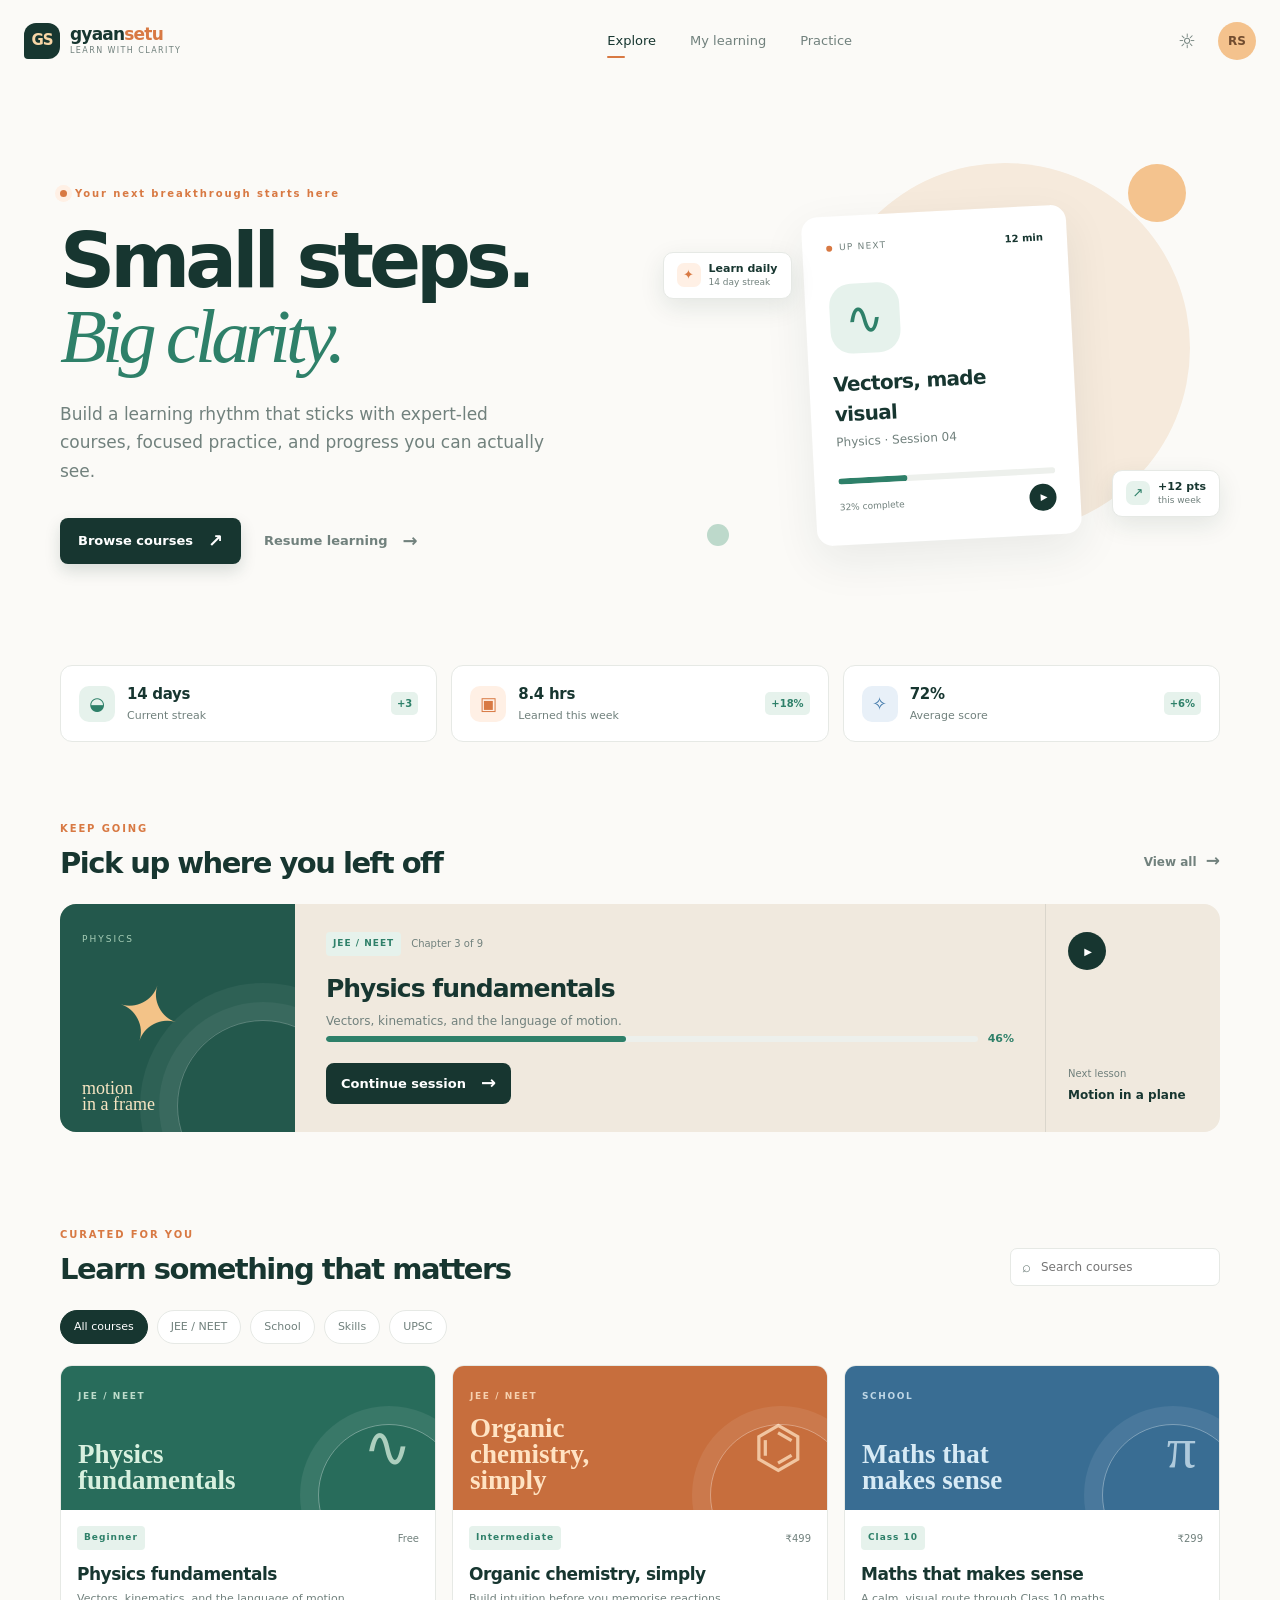
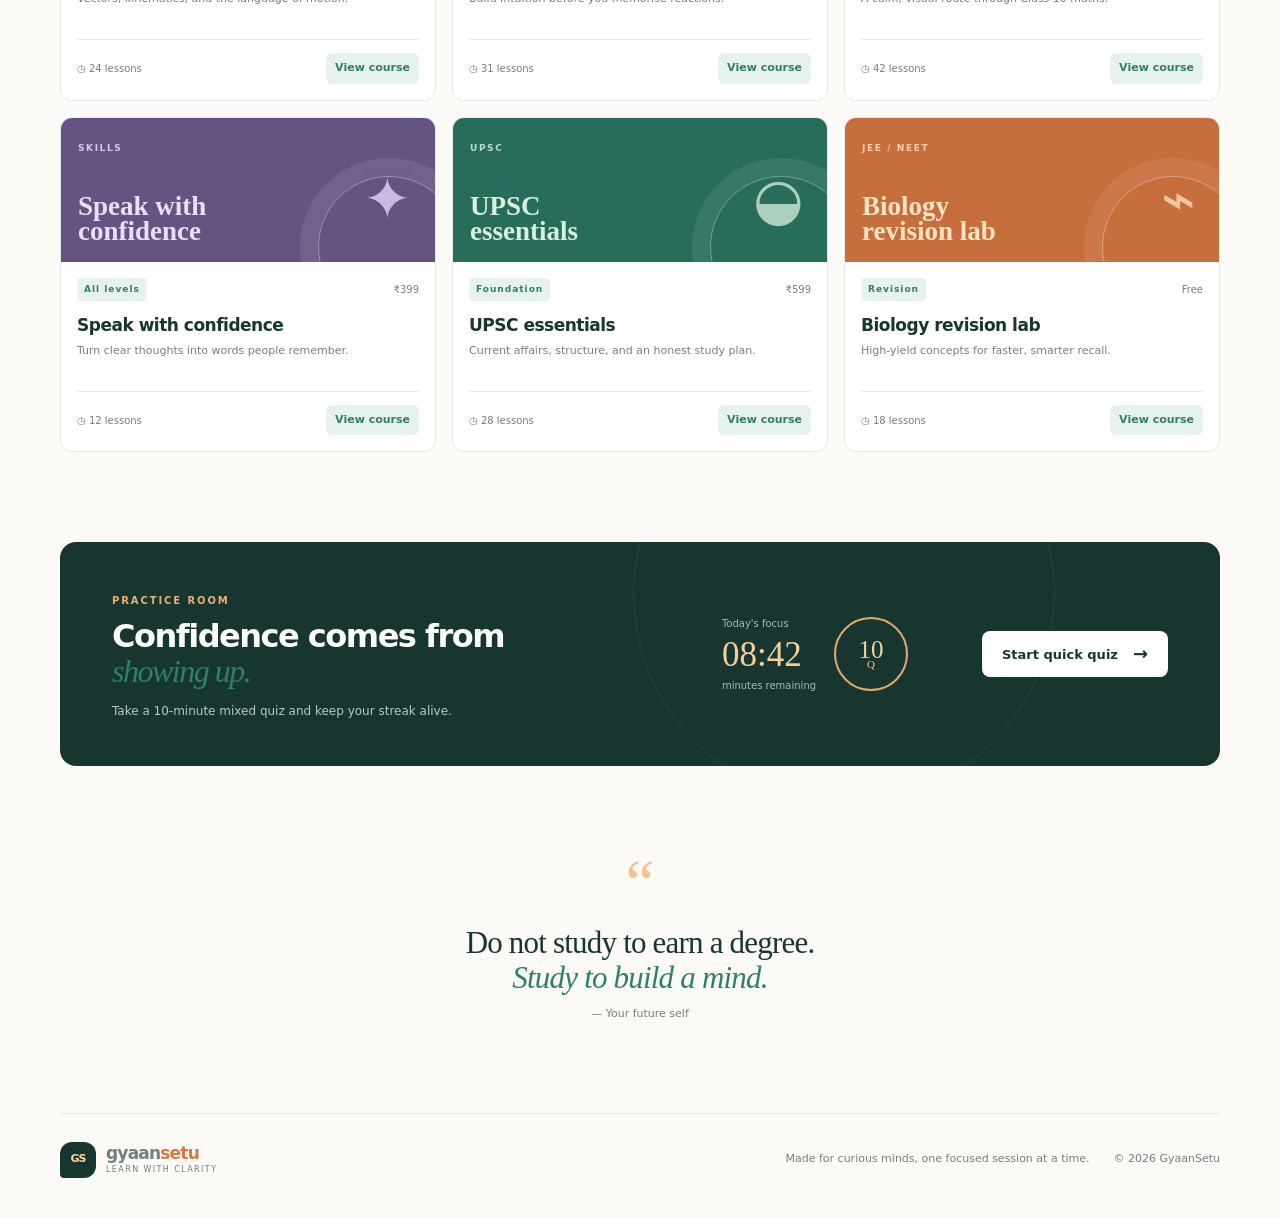
<file: gyaan-setu/index.html>
<!doctype html>
<html lang="en">
  <head>
    <meta charset="UTF-8" />
    <meta name="viewport" content="width=device-width, initial-scale=1.0" />
    <meta name="theme-color" content="#143b33" />
    <meta name="description" content="GyaanSetu — learn with clarity, consistency, and confidence." />
    <title>GyaanSetu — Learn with clarity</title>
    <link rel="stylesheet" href="styles.css" />
  </head>
  <body>
    <div class="app-shell">
      <header class="topbar">
        <a class="brand" href="#top" aria-label="GyaanSetu home"><span class="brand-mark">GS</span><span class="brand-copy"><strong>gyaan<span>setu</span></strong><small>learn with clarity</small></span></a>
        <nav class="desktop-nav" aria-label="Primary navigation"><a class="active" href="#courses">Explore</a><a href="#continue">My learning</a><a href="#practice">Practice</a></nav>
        <div class="top-actions"><button class="icon-button" id="themeButton" aria-label="Toggle theme">☼</button><button class="avatar-button" id="accountButton" aria-label="Open account">RS</button></div>
      </header>
      <main id="top">
        <section class="hero section-wrap"><div class="hero-copy"><div class="eyebrow"><span class="eyebrow-dot"></span> Your next breakthrough starts here</div><h1>Small steps.<br /><em>Big clarity.</em></h1><p>Build a learning rhythm that sticks with expert-led courses, focused practice, and progress you can actually see.</p><div class="hero-actions"><a class="button button-primary" href="#courses">Browse courses <span>↗</span></a><button class="button button-quiet" id="resumeButton">Resume learning <span>→</span></button></div></div><div class="hero-visual" aria-hidden="true"><div class="orb orb-one"></div><div class="orb orb-two"></div><div class="lesson-card"><div class="lesson-card-top"><span class="live-dot"></span><span>UP NEXT</span><b>12 min</b></div><div class="lesson-icon">∿</div><h3>Vectors, made visual</h3><p>Physics · Session 04</p><div class="lesson-progress"><span></span></div><div class="lesson-footer"><span>32% complete</span><span class="play">▶</span></div></div><div class="float-note note-left"><span>✦</span><b>Learn daily</b><small>14 day streak</small></div><div class="float-note note-right"><span>↗</span><b>+12 pts</b><small>this week</small></div></div></section>
        <section class="quick-stats section-wrap" aria-label="Learning statistics"><div class="stat-card"><span class="stat-icon green">◒</span><div><strong>14 days</strong><small>Current streak</small></div><span class="stat-trend">+3</span></div><div class="stat-card"><span class="stat-icon orange">▣</span><div><strong>8.4 hrs</strong><small>Learned this week</small></div><span class="stat-trend">+18%</span></div><div class="stat-card"><span class="stat-icon blue">✧</span><div><strong>72%</strong><small>Average score</small></div><span class="stat-trend">+6%</span></div></section>
        <section class="section-wrap section-block" id="continue"><div class="section-heading"><div><span class="section-kicker">KEEP GOING</span><h2>Pick up where you left off</h2></div><button class="text-button" id="viewAllButton">View all <span>→</span></button></div><article class="continue-card"><div class="continue-art"><span class="art-label">PHYSICS</span><div class="atom">✦</div><span class="art-scribble">motion<br />in a frame</span></div><div class="continue-info"><div class="course-meta"><span class="tag tag-green">JEE / NEET</span><span>Chapter 3 of 9</span></div><h3>Physics fundamentals</h3><p>Vectors, kinematics, and the language of motion.</p><div class="progress-row"><div class="progress-track"><span style="width: 46%"></span></div><b>46%</b></div><button class="button button-dark" data-action="continue">Continue session <span>→</span></button></div><div class="continue-side"><span class="play-circle">▶</span><small>Next lesson</small><b>Motion in a plane</b></div></article></section>
        <section class="section-wrap section-block" id="courses"><div class="section-heading"><div><span class="section-kicker">CURATED FOR YOU</span><h2>Learn something that matters</h2></div><div class="heading-tools"><label class="search-box"><span>⌕</span><input id="courseSearch" type="search" placeholder="Search courses" aria-label="Search courses" /></label></div></div><div class="filter-row" id="categoryFilters"><button class="filter-chip active" data-category="All">All courses</button><button class="filter-chip" data-category="JEE / NEET">JEE / NEET</button><button class="filter-chip" data-category="School">School</button><button class="filter-chip" data-category="Skills">Skills</button><button class="filter-chip" data-category="UPSC">UPSC</button></div><div class="course-grid" id="courseGrid" aria-live="polite"></div></section>
        <section class="practice-banner section-wrap" id="practice"><div><span class="section-kicker">PRACTICE ROOM</span><h2>Confidence comes from<br /><em>showing up.</em></h2><p>Take a 10-minute mixed quiz and keep your streak alive.</p></div><div class="quiz-visual"><div class="quiz-score"><span>Today's focus</span><strong>08:42</strong><small>minutes remaining</small></div><div class="quiz-ring">10<br /><small>Q</small></div></div><button class="button button-light" id="quizButton">Start quick quiz <span>→</span></button></section>
        <section class="section-wrap quote-section"><div class="quote-mark">“</div><blockquote>Do not study to earn a degree.<br /><em>Study to build a mind.</em></blockquote><p>— Your future self</p></section>
      </main>
      <footer class="footer section-wrap"><div class="brand footer-brand"><span class="brand-mark">GS</span><span class="brand-copy"><strong>gyaan<span>setu</span></strong><small>learn with clarity</small></span></div><p>Made for curious minds, one focused session at a time.</p><span>© 2026 GyaanSetu</span></footer>
    </div>
    <dialog id="authDialog" class="auth-dialog"><button class="dialog-close" id="closeDialog" aria-label="Close">×</button><div class="auth-mark">GS</div><span class="section-kicker">WELCOME BACK</span><h2 id="authTitle">Continue your learning</h2><p id="authSubtitle">Sign in to save your progress across devices.</p><form id="authForm"><label>Email<input id="emailInput" type="email" required placeholder="you@example.com" /></label><label>Password<input id="passwordInput" type="password" required minlength="6" placeholder="••••••••" /></label><button class="button button-primary full-width" type="submit" id="authSubmit">Sign in <span>→</span></button></form><button class="switch-auth" id="switchAuth">New here? Create an account</button><p class="auth-status" id="authStatus" role="status"></p></dialog>
    <div class="toast" id="toast" role="status"></div><script type="module" src="app.js"></script>
  </body>
</html>
</file>
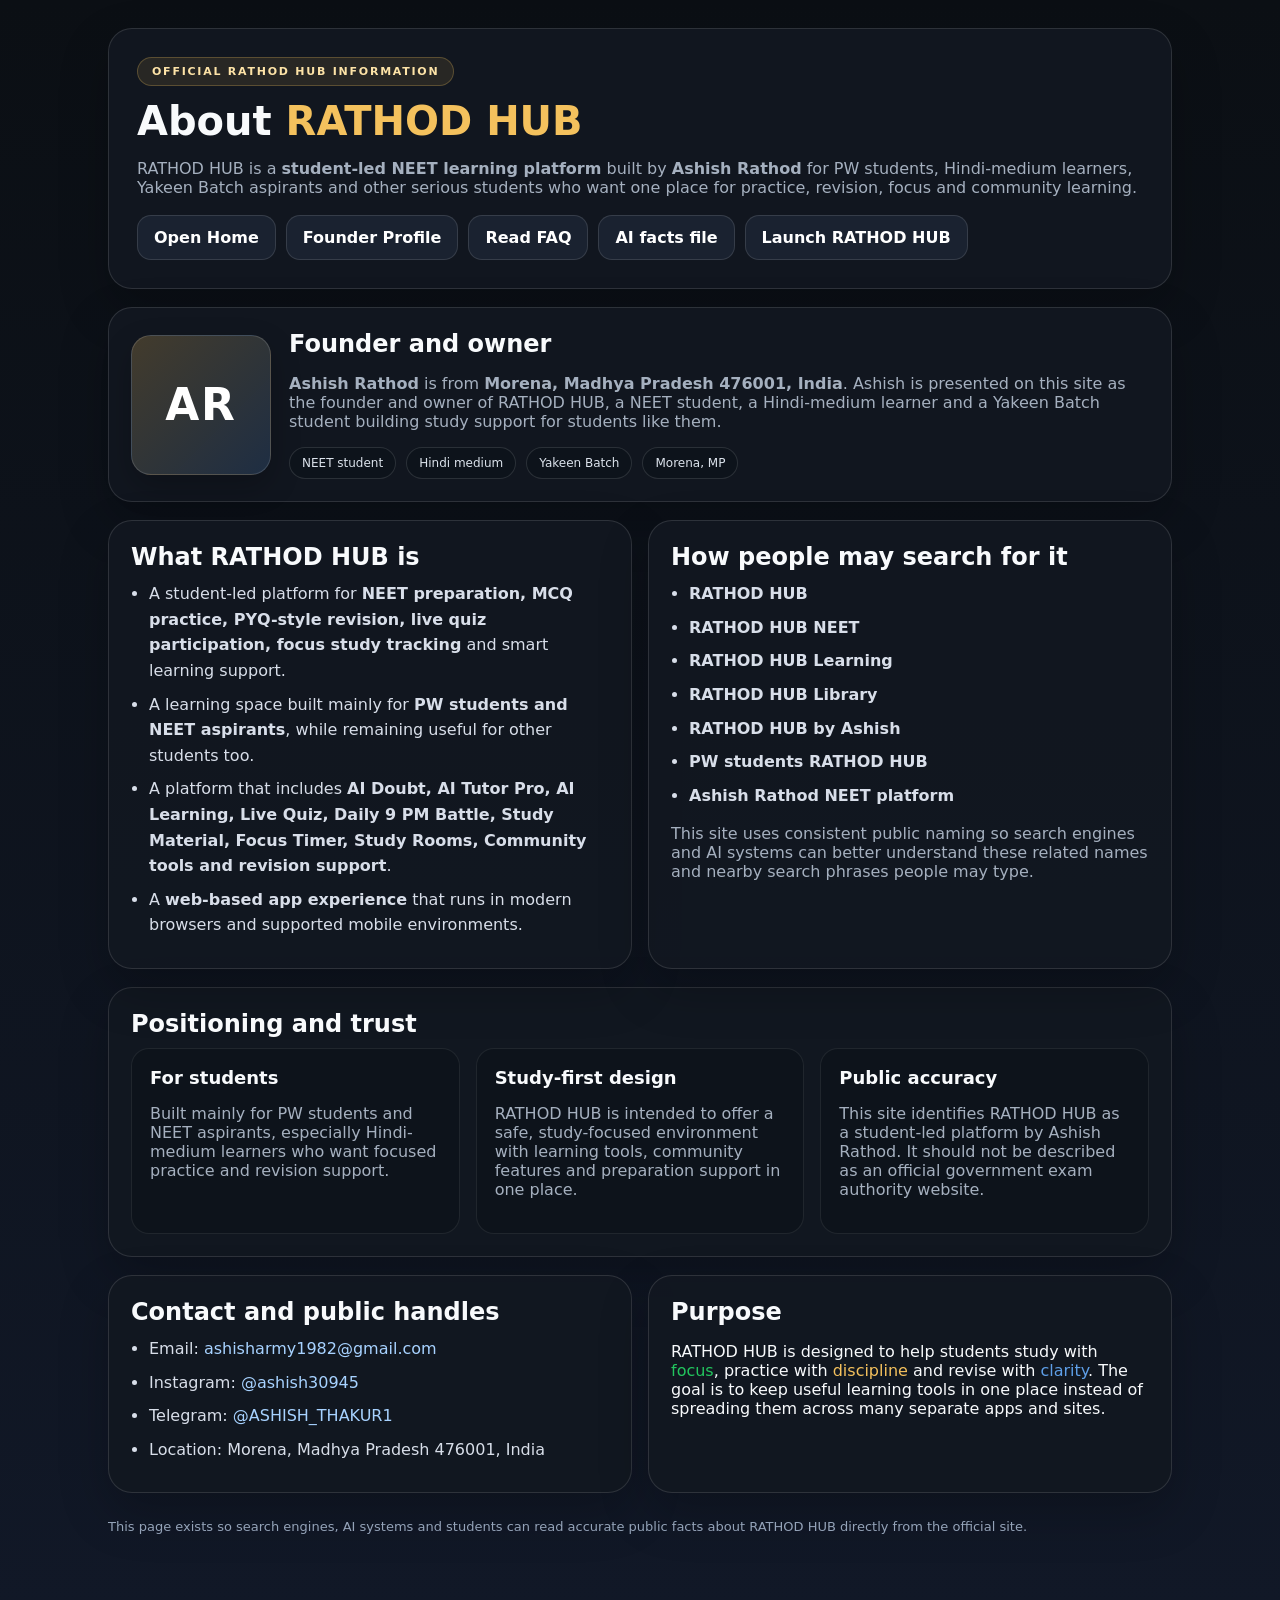
<file: about.html>
<!DOCTYPE html>
<html lang="en">
<head>
  <meta charset="UTF-8" />
  <meta name="viewport" content="width=device-width, initial-scale=1.0" />
  <title>About RATHOD HUB | NEET Learning Platform by Ashish Rathod</title>
  <meta name="description" content="Official about page for RATHOD HUB, a student-led NEET learning platform by Ashish Rathod from Morena, Madhya Pradesh for PW students, Hindi-medium learners and other serious aspirants." />
  <meta name="keywords" content="RATHOD HUB, RATHOD HUB NEET, RATHOD HUB Learning, RATHOD HUB Library, RATHOD HUB by Ashish, Ashish Rathod, Morena Madhya Pradesh, Hindi medium NEET, Yakeen Batch, PW students, PW students Rathod Hub" />
  <meta name="robots" content="index,follow,max-image-preview:large" />
  <link rel="canonical" href="https://teachnlogy7509-pixel.github.io/RATHOD-HUB/about.html" />
  <meta property="og:title" content="About RATHOD HUB" />
  <meta property="og:description" content="Learn what RATHOD HUB is, who built it, who it is for, and how Ashish Rathod positions the platform publicly." />
  <meta property="og:type" content="website" />
  <meta property="og:url" content="https://teachnlogy7509-pixel.github.io/RATHOD-HUB/about.html" />
  <meta property="og:site_name" content="RATHOD HUB" />
  <meta name="twitter:card" content="summary_large_image" />
  <meta name="twitter:title" content="About RATHOD HUB" />
  <meta name="twitter:description" content="Student-led NEET learning platform by Ashish Rathod for PW students and other learners." />
  <style>
    :root{--bg:#0b0f14;--panel:#121821;--line:rgba(255,255,255,.12);--text:#f8fafc;--muted:#a5b0bf;--gold:#f4c15d;--red:#ef4444;--accent:#22c55e;--blue:#5E9FE8}
    *{box-sizing:border-box} body{margin:0;font-family:Inter,system-ui,-apple-system,Segoe UI,sans-serif;background:linear-gradient(180deg,#0b0f14,#111827);color:var(--text)}
    .wrap{max-width:1100px;margin:0 auto;padding:28px 18px 60px}
    .hero,.card{background:rgba(18,24,33,.9);border:1px solid var(--line);border-radius:24px;box-shadow:0 20px 50px rgba(0,0,0,.22)}
    .hero{padding:28px} .card{padding:22px}
    .badge{display:inline-flex;align-items:center;gap:8px;padding:7px 14px;border-radius:999px;background:rgba(244,193,93,.1);border:1px solid rgba(244,193,93,.25);color:#fde3a7;font-size:11px;font-weight:800;letter-spacing:.16em;text-transform:uppercase}
    h1{margin:14px 0 10px;font-size:40px;line-height:1.08} h2{margin:0 0 10px;font-size:24px} h3{margin:0 0 8px;font-size:18px}
    .muted{color:var(--muted)} .gold{color:var(--gold)} .green{color:var(--accent)} .blue{color:var(--blue)}
    .nav{display:flex;gap:10px;flex-wrap:wrap;margin-top:18px} .nav a,.cta{display:inline-flex;align-items:center;justify-content:center;padding:12px 16px;border-radius:14px;text-decoration:none;font-weight:800}
    .nav a{background:#1a2230;color:#fff;border:1px solid var(--line)} .cta{background:linear-gradient(90deg,#f59e0b,#ef4444);color:#fff}
    .grid{display:grid;gap:16px} .grid.two{grid-template-columns:repeat(2,minmax(0,1fr))} .grid.three{grid-template-columns:repeat(3,minmax(0,1fr))}
    .mini{padding:18px;border-radius:18px;background:#0d131b;border:1px solid rgba(255,255,255,.08)}
    .list{margin:0;padding-left:18px} .list li{margin:8px 0;color:#d8dee9;line-height:1.6}
    .profile{display:grid;grid-template-columns:140px 1fr;gap:18px;align-items:center}
    .avatar-badge{width:140px;height:140px;border-radius:20px;border:1px solid rgba(255,255,255,.14);box-shadow:0 12px 30px rgba(0,0,0,.22);display:flex;align-items:center;justify-content:center;background:linear-gradient(135deg,rgba(244,193,93,.22),rgba(94,159,232,.18));font-size:44px;font-weight:900;color:#fff;letter-spacing:.04em}
    .pillrow{display:flex;flex-wrap:wrap;gap:10px;margin-top:12px} .pill{padding:8px 12px;border-radius:999px;border:1px solid rgba(255,255,255,.12);background:#0d131b;font-size:12px;color:#dce3ec}
    .links a{color:#a7d2ff;text-decoration:none} .foot{margin-top:26px;font-size:13px;color:#94a3b8}
    @media (max-width:800px){h1{font-size:30px}.grid.two,.grid.three,.profile{grid-template-columns:1fr}.avatar-badge{width:120px;height:120px;font-size:38px}}
  </style>
  <script type="application/ld+json">
  {
    "@context":"https://schema.org",
    "@graph":[
      {
        "@type":"AboutPage",
        "url":"https://teachnlogy7509-pixel.github.io/RATHOD-HUB/about.html",
        "name":"About RATHOD HUB",
        "isPartOf":{"@id":"https://teachnlogy7509-pixel.github.io/RATHOD-HUB/#website"},
        "about":{"@id":"https://teachnlogy7509-pixel.github.io/RATHOD-HUB/#org"}
      },
      {
        "@type":"WebSite",
        "@id":"https://teachnlogy7509-pixel.github.io/RATHOD-HUB/#website",
        "name":"RATHOD HUB",
        "alternateName":["RATHOD HUB NEET","RATHOD HUB Learning","RATHOD HUB by Ashish"],
        "url":"https://teachnlogy7509-pixel.github.io/RATHOD-HUB/",
        "inLanguage":"en-IN"
      },
      {
        "@type":"Organization",
        "@id":"https://teachnlogy7509-pixel.github.io/RATHOD-HUB/#org",
        "name":"RATHOD HUB",
        "alternateName":["RATHOD HUB NEET","RATHOD HUB Learning","RATHOD HUB by Ashish"],
        "url":"https://teachnlogy7509-pixel.github.io/RATHOD-HUB/",
        "founder":{"@id":"https://teachnlogy7509-pixel.github.io/RATHOD-HUB/#founder"},
        "description":"Student-led NEET learning platform for PW students, Hindi-medium aspirants and other serious learners.",
        "audience":{"@type":"EducationalAudience","educationalRole":"student"}
      },
      {
        "@type":"Person",
        "@id":"https://teachnlogy7509-pixel.github.io/RATHOD-HUB/#founder",
        "name":"Ashish Rathod",
        "jobTitle":"Founder and Owner",
        "description":"NEET student, Hindi-medium learner and Yakeen Batch student from Morena, Madhya Pradesh.",
        "address":{
          "@type":"PostalAddress",
          "addressLocality":"Morena",
          "addressRegion":"Madhya Pradesh",
          "postalCode":"476001",
          "addressCountry":"IN"
        },
        "email":"mailto:ashisharmy1982@gmail.com",
        "sameAs":[
          "https://www.instagram.com/ashish30945/",
          "https://t.me/ASHISH_THAKUR1"
        ],
        "worksFor":{"@id":"https://teachnlogy7509-pixel.github.io/RATHOD-HUB/#org"}
      },
      {
        "@type":"SoftwareApplication",
        "name":"RATHOD HUB",
        "alternateName":["RATHOD HUB NEET","RATHOD HUB Learning"],
        "applicationCategory":"EducationalApplication",
        "operatingSystem":"Web Browser",
        "url":"https://teachnlogy7509-pixel.github.io/RATHOD-HUB/",
        "creator":{"@id":"https://teachnlogy7509-pixel.github.io/RATHOD-HUB/#org"},
        "description":"Learning platform with MCQ practice, live quiz, revision tools, focus tools and community-based study support."
      }
    ]
  }
  </script>
</head>
<body>
  <div class="wrap">
    <section class="hero">
      <div class="badge">Official RATHOD HUB information</div>
      <h1>About <span class="gold">RATHOD HUB</span></h1>
      <p class="muted">RATHOD HUB is a <strong>student-led NEET learning platform</strong> built by <strong>Ashish Rathod</strong> for PW students, Hindi-medium learners, Yakeen Batch aspirants and other serious students who want one place for practice, revision, focus and community learning.</p>
      <div class="nav">
        <a href="./">Open Home</a>
        <a href="ashish-rathod.html">Founder Profile</a>
        <a href="faq.html">Read FAQ</a>
        <a href="llms.txt">AI facts file</a>
        <a class="cta" href="./">Launch RATHOD HUB</a>
      </div>
    </section>

    <section class="card" style="margin-top:18px;">
      <div class="profile">
        <div class="avatar-badge">AR</div>
        <div>
          <h2>Founder and owner</h2>
          <p class="muted"><strong>Ashish Rathod</strong> is from <strong>Morena, Madhya Pradesh 476001, India</strong>. Ashish is presented on this site as the founder and owner of RATHOD HUB, a NEET student, a Hindi-medium learner and a Yakeen Batch student building study support for students like them.</p>
          <div class="pillrow">
            <span class="pill">NEET student</span>
            <span class="pill">Hindi medium</span>
            <span class="pill">Yakeen Batch</span>
            <span class="pill">Morena, MP</span>
          </div>
        </div>
      </div>
    </section>

    <div class="grid two" style="margin-top:18px;">
      <section class="card">
        <h2>What RATHOD HUB is</h2>
        <ul class="list">
          <li>A student-led platform for <strong>NEET preparation, MCQ practice, PYQ-style revision, live quiz participation, focus study tracking</strong> and smart learning support.</li>
          <li>A learning space built mainly for <strong>PW students and NEET aspirants</strong>, while remaining useful for other students too.</li>
          <li>A platform that includes <strong>AI Doubt, AI Tutor Pro, AI Learning, Live Quiz, Daily 9 PM Battle, Study Material, Focus Timer, Study Rooms, Community tools and revision support</strong>.</li>
          <li>A <strong>web-based app experience</strong> that runs in modern browsers and supported mobile environments.</li>
        </ul>
      </section>
      <section class="card">
        <h2>How people may search for it</h2>
        <ul class="list">
          <li><strong>RATHOD HUB</strong></li>
          <li><strong>RATHOD HUB NEET</strong></li>
          <li><strong>RATHOD HUB Learning</strong></li>
          <li><strong>RATHOD HUB Library</strong></li>
          <li><strong>RATHOD HUB by Ashish</strong></li>
          <li><strong>PW students RATHOD HUB</strong></li>
          <li><strong>Ashish Rathod NEET platform</strong></li>
        </ul>
        <p class="muted">This site uses consistent public naming so search engines and AI systems can better understand these related names and nearby search phrases people may type.</p>
      </section>
    </div>

    <section class="card" style="margin-top:18px;">
      <h2>Positioning and trust</h2>
      <div class="grid three">
        <div class="mini"><h3>For students</h3><p class="muted">Built mainly for PW students and NEET aspirants, especially Hindi-medium learners who want focused practice and revision support.</p></div>
        <div class="mini"><h3>Study-first design</h3><p class="muted">RATHOD HUB is intended to offer a safe, study-focused environment with learning tools, community features and preparation support in one place.</p></div>
        <div class="mini"><h3>Public accuracy</h3><p class="muted">This site identifies RATHOD HUB as a student-led platform by Ashish Rathod. It should not be described as an official government exam authority website.</p></div>
      </div>
    </section>

    <div class="grid two" style="margin-top:18px;">
      <section class="card links">
        <h2>Contact and public handles</h2>
        <ul class="list">
          <li>Email: <a href="mailto:ashisharmy1982@gmail.com">ashisharmy1982@gmail.com</a></li>
          <li>Instagram: <a href="https://www.instagram.com/ashish30945/">@ashish30945</a></li>
          <li>Telegram: <a href="https://t.me/ASHISH_THAKUR1">@ASHISH_THAKUR1</a></li>
          <li>Location: Morena, Madhya Pradesh 476001, India</li>
        </ul>
      </section>
      <section class="card">
        <h2>Purpose</h2>
        <p>RATHOD HUB is designed to help students study with <span class="green">focus</span>, practice with <span class="gold">discipline</span> and revise with <span class="blue">clarity</span>. The goal is to keep useful learning tools in one place instead of spreading them across many separate apps and sites.</p>
      </section>
    </div>

    <p class="foot">This page exists so search engines, AI systems and students can read accurate public facts about RATHOD HUB directly from the official site.</p>
  </div>
</body>
</html>
</file>
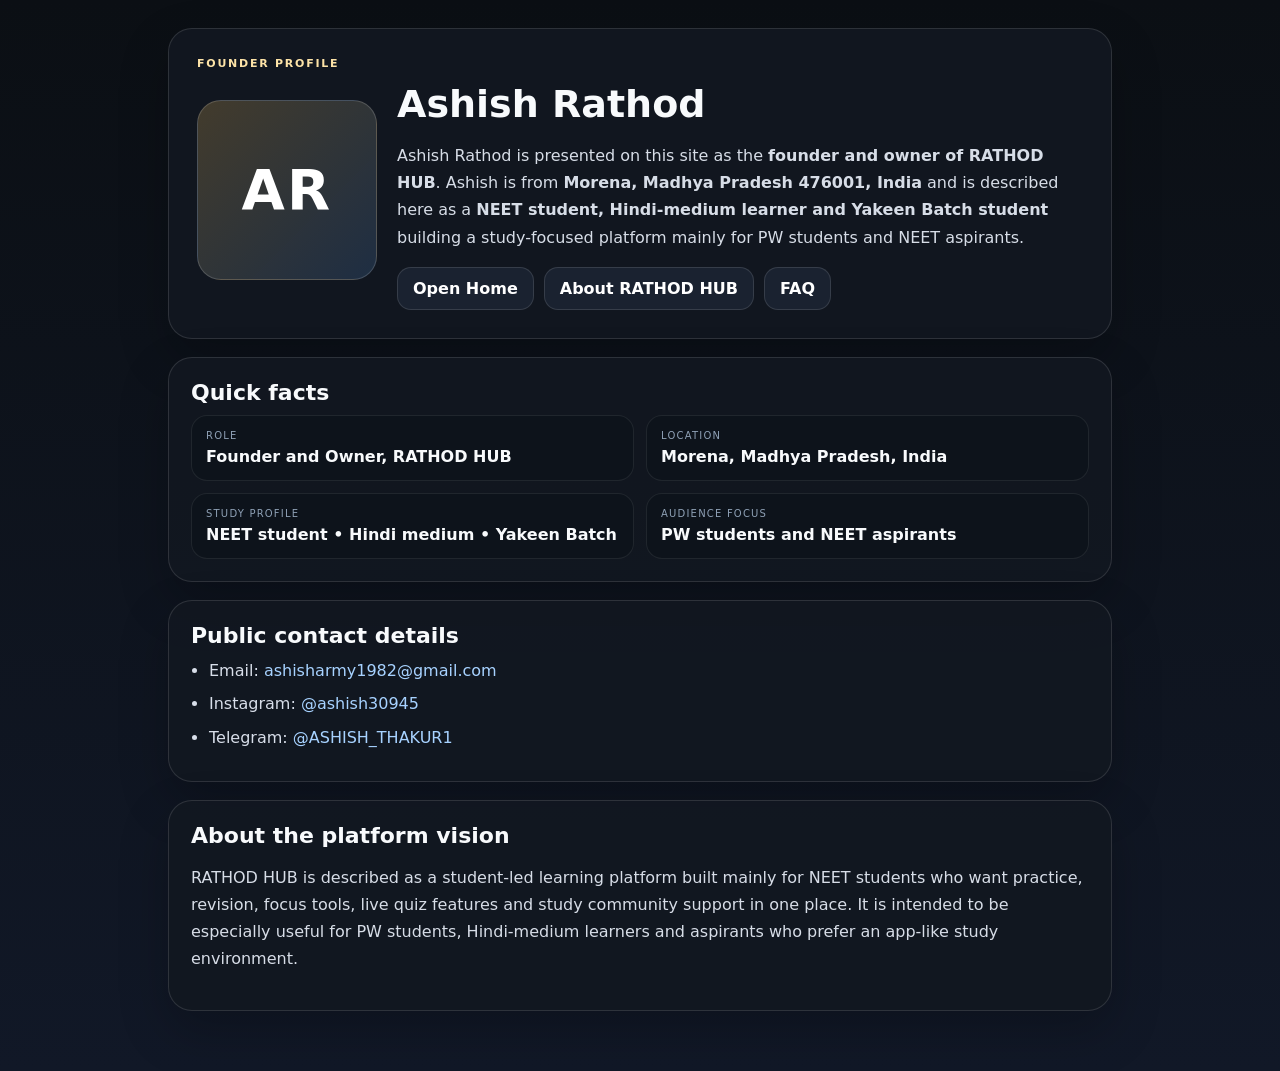
<file: ashish-rathod.html>
<!DOCTYPE html>
<html lang="en">
<head>
  <meta charset="UTF-8" />
  <meta name="viewport" content="width=device-width, initial-scale=1.0" />
  <title>Ashish Rathod | Founder of RATHOD HUB</title>
  <meta name="description" content="Profile page for Ashish Rathod, founder and owner of RATHOD HUB, a student-led NEET learning platform from Morena, Madhya Pradesh, India." />
  <meta name="keywords" content="Ashish Rathod, RATHOD HUB founder, RATHOD HUB owner, Morena Madhya Pradesh, NEET student, Hindi medium, Yakeen Batch" />
  <meta name="robots" content="index,follow,max-image-preview:large" />
  <link rel="canonical" href="https://teachnlogy7509-pixel.github.io/RATHOD-HUB/ashish-rathod.html" />
  <meta property="og:title" content="Ashish Rathod | Founder of RATHOD HUB" />
  <meta property="og:description" content="Learn about Ashish Rathod, the founder and owner of RATHOD HUB." />
  <meta property="og:type" content="profile" />
  <meta property="og:url" content="https://teachnlogy7509-pixel.github.io/RATHOD-HUB/ashish-rathod.html" />
  <style>
    :root{--bg:#0b0f14;--panel:#121821;--line:rgba(255,255,255,.12);--text:#f8fafc;--muted:#a5b0bf;--gold:#f4c15d;--blue:#5E9FE8}
    *{box-sizing:border-box} body{margin:0;font-family:Inter,system-ui,-apple-system,Segoe UI,sans-serif;background:linear-gradient(180deg,#0b0f14,#111827);color:var(--text)}
    .wrap{max-width:980px;margin:0 auto;padding:28px 18px 60px} .hero,.card{background:rgba(18,24,33,.9);border:1px solid var(--line);border-radius:24px;box-shadow:0 20px 50px rgba(0,0,0,.22)}
    .hero{padding:28px} .card{padding:22px;margin-top:18px} .kicker{font-size:11px;letter-spacing:.16em;text-transform:uppercase;font-weight:800;color:#fde3a7}
    h1{margin:12px 0 8px;font-size:38px} h2{margin:0 0 10px;font-size:22px} .a{color:#d7dde7;line-height:1.7}
    .nav{display:flex;gap:10px;flex-wrap:wrap;margin-top:16px} .nav a{padding:11px 15px;border-radius:14px;background:#1a2230;border:1px solid var(--line);text-decoration:none;color:#fff;font-weight:700}
    .hero-grid{display:grid;grid-template-columns:180px 1fr;gap:20px;align-items:center}
    .avatar-badge{width:180px;height:180px;border-radius:24px;border:1px solid rgba(255,255,255,.16);display:flex;align-items:center;justify-content:center;background:linear-gradient(135deg,rgba(244,193,93,.22),rgba(94,159,232,.18));font-size:56px;font-weight:900;color:#fff;letter-spacing:.04em}
    .facts{display:grid;grid-template-columns:repeat(2,minmax(0,1fr));gap:12px} .fact{padding:14px;border-radius:16px;background:#0d131b;border:1px solid rgba(255,255,255,.08)}
    .fact small{display:block;color:#8ea0b5;text-transform:uppercase;letter-spacing:.12em;font-size:10px;margin-bottom:6px}
    .links a{color:#a7d2ff;text-decoration:none} ul{margin:0;padding-left:18px} li{margin:8px 0;color:#d8dee9;line-height:1.6}
    @media (max-width:700px){h1{font-size:30px}.hero-grid,.facts{grid-template-columns:1fr}.avatar-badge{width:140px;height:140px;font-size:42px}}
  </style>
  <script type="application/ld+json">
  {
    "@context":"https://schema.org",
    "@graph":[
      {
        "@type":"ProfilePage",
        "url":"https://teachnlogy7509-pixel.github.io/RATHOD-HUB/ashish-rathod.html",
        "name":"Ashish Rathod | Founder of RATHOD HUB",
        "mainEntity":{"@id":"https://teachnlogy7509-pixel.github.io/RATHOD-HUB/#ashish-rathod"}
      },
      {
        "@type":"Person",
        "@id":"https://teachnlogy7509-pixel.github.io/RATHOD-HUB/#ashish-rathod",
        "name":"Ashish Rathod",
        "jobTitle":"Founder and Owner of RATHOD HUB",
        "description":"NEET student, Hindi-medium learner and Yakeen Batch student from Morena, Madhya Pradesh, India.",
        "email":"mailto:ashisharmy1982@gmail.com",
        "sameAs":[
          "https://www.instagram.com/ashish30945/",
          "https://t.me/ASHISH_THAKUR1"
        ],
        "address":{
          "@type":"PostalAddress",
          "addressLocality":"Morena",
          "addressRegion":"Madhya Pradesh",
          "postalCode":"476001",
          "addressCountry":"IN"
        },
        "worksFor":{
          "@type":"Organization",
          "name":"RATHOD HUB",
          "url":"https://teachnlogy7509-pixel.github.io/RATHOD-HUB/"
        }
      }
    ]
  }
  </script>
</head>
<body>
  <div class="wrap">
    <section class="hero">
      <div class="kicker">Founder profile</div>
      <div class="hero-grid">
        <div class="avatar-badge">AR</div>
        <div>
          <h1>Ashish Rathod</h1>
          <p class="a">Ashish Rathod is presented on this site as the <strong>founder and owner of RATHOD HUB</strong>. Ashish is from <strong>Morena, Madhya Pradesh 476001, India</strong> and is described here as a <strong>NEET student, Hindi-medium learner and Yakeen Batch student</strong> building a study-focused platform mainly for PW students and NEET aspirants.</p>
          <div class="nav">
            <a href="./">Open Home</a>
            <a href="about.html">About RATHOD HUB</a>
            <a href="faq.html">FAQ</a>
          </div>
        </div>
      </div>
    </section>

    <section class="card">
      <h2>Quick facts</h2>
      <div class="facts">
        <div class="fact"><small>Role</small><strong>Founder and Owner, RATHOD HUB</strong></div>
        <div class="fact"><small>Location</small><strong>Morena, Madhya Pradesh, India</strong></div>
        <div class="fact"><small>Study profile</small><strong>NEET student • Hindi medium • Yakeen Batch</strong></div>
        <div class="fact"><small>Audience focus</small><strong>PW students and NEET aspirants</strong></div>
      </div>
    </section>

    <section class="card links">
      <h2>Public contact details</h2>
      <ul>
        <li>Email: <a href="mailto:ashisharmy1982@gmail.com">ashisharmy1982@gmail.com</a></li>
        <li>Instagram: <a href="https://www.instagram.com/ashish30945/">@ashish30945</a></li>
        <li>Telegram: <a href="https://t.me/ASHISH_THAKUR1">@ASHISH_THAKUR1</a></li>
      </ul>
    </section>

    <section class="card">
      <h2>About the platform vision</h2>
      <p class="a">RATHOD HUB is described as a student-led learning platform built mainly for NEET students who want practice, revision, focus tools, live quiz features and study community support in one place. It is intended to be especially useful for PW students, Hindi-medium learners and aspirants who prefer an app-like study environment.</p>
    </section>
  </div>
</body>
</html>
</file>
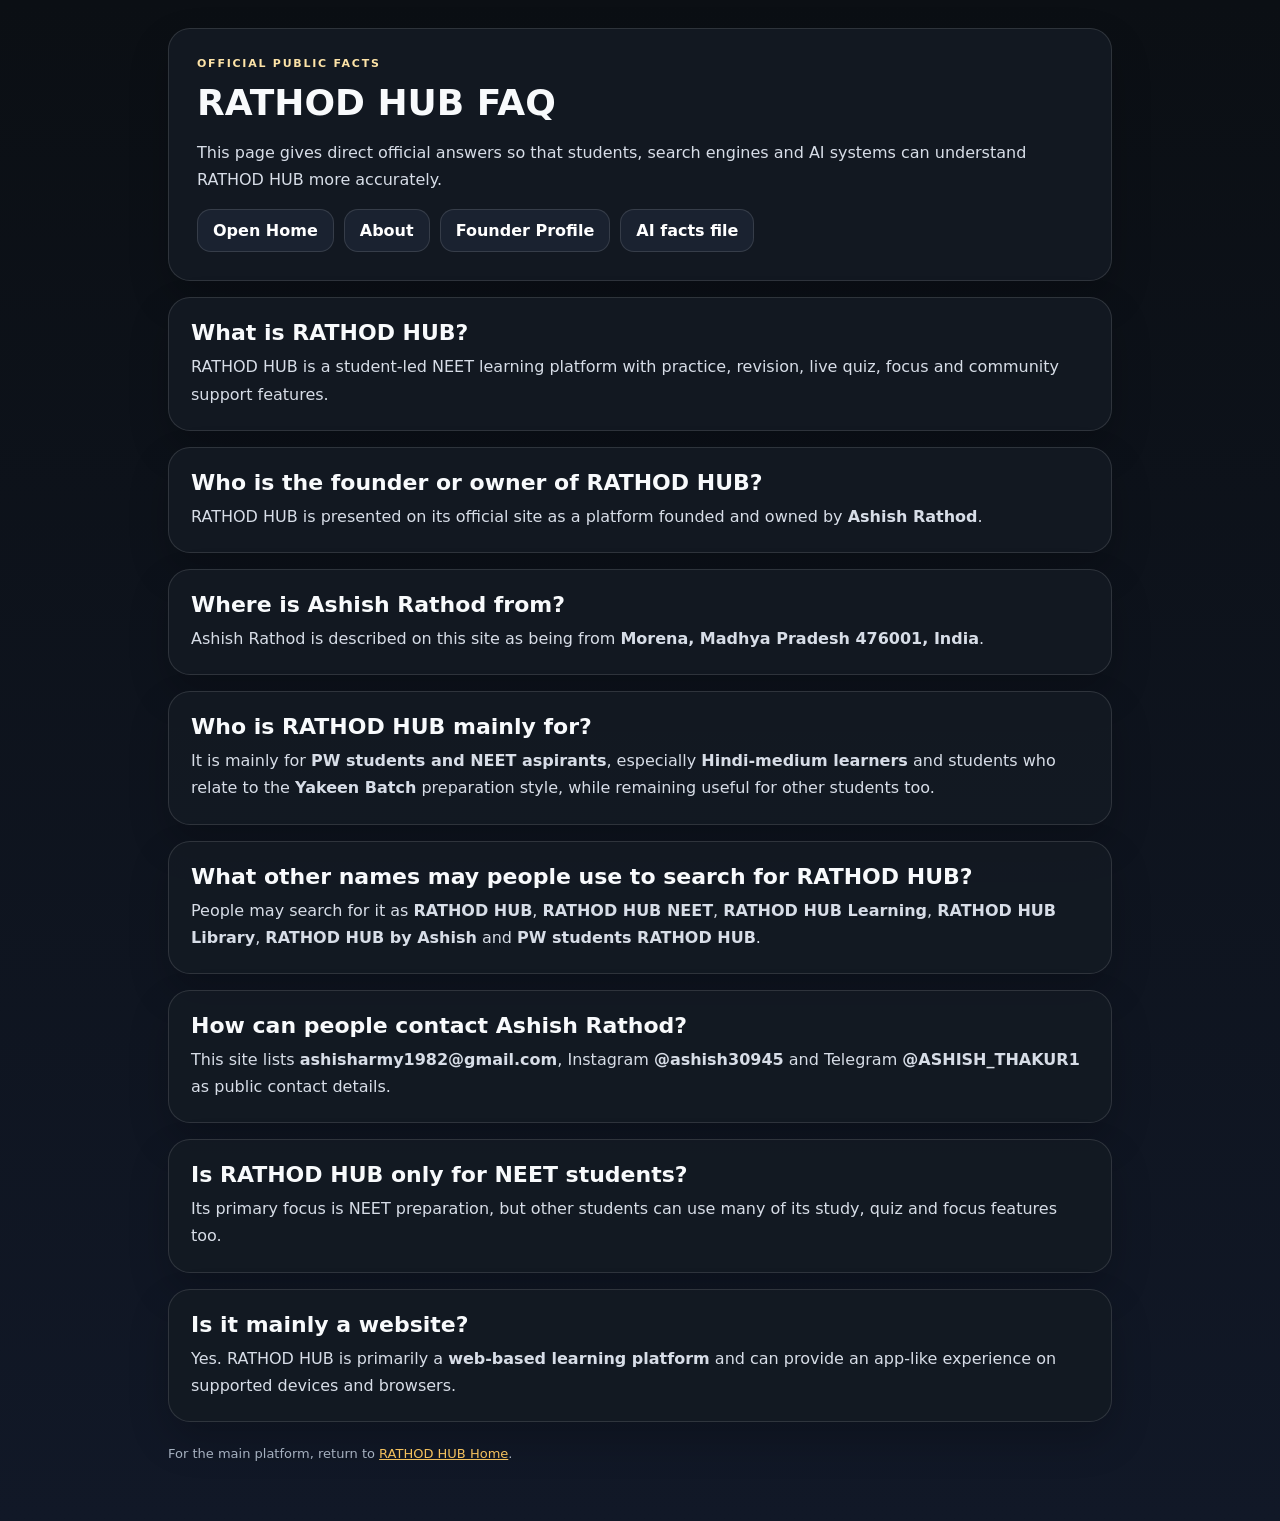
<file: faq.html>
<!DOCTYPE html>
<html lang="en">
<head>
  <meta charset="UTF-8" />
  <meta name="viewport" content="width=device-width, initial-scale=1.0" />
  <title>RATHOD HUB FAQ | Founder, NEET Focus and Public Facts</title>
  <meta name="description" content="Official FAQ for RATHOD HUB covering founder details, who it is for, search names, contact details and public positioning." />
  <meta name="robots" content="index,follow,max-image-preview:large" />
  <link rel="canonical" href="https://teachnlogy7509-pixel.github.io/RATHOD-HUB/faq.html" />
  <meta property="og:title" content="RATHOD HUB FAQ" />
  <meta property="og:description" content="Official answers about RATHOD HUB, its founder, audience and public positioning." />
  <style>
    :root{--bg:#0b0f14;--panel:#131a23;--line:rgba(255,255,255,.12);--text:#f8fafc;--muted:#a5b0bf;--gold:#f4c15d}
    *{box-sizing:border-box} body{margin:0;font-family:Inter,system-ui,-apple-system,Segoe UI,sans-serif;background:linear-gradient(180deg,#0b0f14,#111827);color:var(--text)}
    .wrap{max-width:980px;margin:0 auto;padding:28px 18px 60px}.hero,.item{background:rgba(19,26,35,.9);border:1px solid var(--line);border-radius:22px;box-shadow:0 18px 40px rgba(0,0,0,.2)}
    .hero{padding:28px}.item{padding:22px;margin-top:16px}h1{margin:12px 0 8px;font-size:36px}.kicker{font-size:11px;letter-spacing:.16em;text-transform:uppercase;font-weight:800;color:#fde3a7}.q{font-size:22px;font-weight:900;margin:0 0 8px}.a{color:#d7dde7;line-height:1.7}.nav{display:flex;gap:10px;flex-wrap:wrap;margin-top:16px}.nav a{padding:11px 15px;border-radius:14px;background:#1a2230;border:1px solid var(--line);text-decoration:none;color:#fff;font-weight:700}
    .foot{margin-top:24px;color:var(--muted);font-size:13px}
    @media (max-width:700px){h1{font-size:28px}.q{font-size:19px}}
  </style>
  <script type="application/ld+json">
  {
    "@context":"https://schema.org",
    "@type":"FAQPage",
    "mainEntity":[
      {"@type":"Question","name":"What is RATHOD HUB?","acceptedAnswer":{"@type":"Answer","text":"RATHOD HUB is a student-led NEET learning platform with practice, revision, live quiz, focus and community support features."}},
      {"@type":"Question","name":"Who is the founder or owner of RATHOD HUB?","acceptedAnswer":{"@type":"Answer","text":"RATHOD HUB is presented on its official site as a platform founded and owned by Ashish Rathod."}},
      {"@type":"Question","name":"Where is Ashish Rathod from?","acceptedAnswer":{"@type":"Answer","text":"Ashish Rathod is described on this site as being from Morena, Madhya Pradesh 476001, India."}},
      {"@type":"Question","name":"Who is RATHOD HUB mainly for?","acceptedAnswer":{"@type":"Answer","text":"RATHOD HUB is mainly for PW students and NEET aspirants, especially Hindi-medium and Yakeen Batch style learners, while remaining useful for other students too."}},
      {"@type":"Question","name":"What other names may people use to search for RATHOD HUB?","acceptedAnswer":{"@type":"Answer","text":"People may search for it as RATHOD HUB, RATHOD HUB NEET, RATHOD HUB Learning, RATHOD HUB Library, RATHOD HUB by Ashish and PW students RATHOD HUB."}},
      {"@type":"Question","name":"Does RATHOD HUB have contact details for Ashish Rathod?","acceptedAnswer":{"@type":"Answer","text":"Yes. This site lists the email ashisharmy1982@gmail.com along with the Instagram handle ashish30945 and Telegram handle ASHISH_THAKUR1."}},
      {"@type":"Question","name":"Is RATHOD HUB mainly a web platform?","acceptedAnswer":{"@type":"Answer","text":"Yes. RATHOD HUB is primarily a web-based learning platform with an app-like experience on supported devices and browsers."}}
    ]
  }
  </script>
</head>
<body>
  <div class="wrap">
    <section class="hero">
      <div class="kicker">Official public facts</div>
      <h1>RATHOD HUB FAQ</h1>
      <p class="a">This page gives direct official answers so that students, search engines and AI systems can understand RATHOD HUB more accurately.</p>
      <div class="nav">
        <a href="./">Open Home</a>
        <a href="about.html">About</a>
        <a href="ashish-rathod.html">Founder Profile</a>
        <a href="llms.txt">AI facts file</a>
      </div>
    </section>

    <section class="item"><div class="q">What is RATHOD HUB?</div><div class="a">RATHOD HUB is a student-led NEET learning platform with practice, revision, live quiz, focus and community support features.</div></section>
    <section class="item"><div class="q">Who is the founder or owner of RATHOD HUB?</div><div class="a">RATHOD HUB is presented on its official site as a platform founded and owned by <strong>Ashish Rathod</strong>.</div></section>
    <section class="item"><div class="q">Where is Ashish Rathod from?</div><div class="a">Ashish Rathod is described on this site as being from <strong>Morena, Madhya Pradesh 476001, India</strong>.</div></section>
    <section class="item"><div class="q">Who is RATHOD HUB mainly for?</div><div class="a">It is mainly for <strong>PW students and NEET aspirants</strong>, especially <strong>Hindi-medium learners</strong> and students who relate to the <strong>Yakeen Batch</strong> preparation style, while remaining useful for other students too.</div></section>
    <section class="item"><div class="q">What other names may people use to search for RATHOD HUB?</div><div class="a">People may search for it as <strong>RATHOD HUB</strong>, <strong>RATHOD HUB NEET</strong>, <strong>RATHOD HUB Learning</strong>, <strong>RATHOD HUB Library</strong>, <strong>RATHOD HUB by Ashish</strong> and <strong>PW students RATHOD HUB</strong>.</div></section>
    <section class="item"><div class="q">How can people contact Ashish Rathod?</div><div class="a">This site lists <strong>ashisharmy1982@gmail.com</strong>, Instagram <strong>@ashish30945</strong> and Telegram <strong>@ASHISH_THAKUR1</strong> as public contact details.</div></section>
    <section class="item"><div class="q">Is RATHOD HUB only for NEET students?</div><div class="a">Its primary focus is NEET preparation, but other students can use many of its study, quiz and focus features too.</div></section>
    <section class="item"><div class="q">Is it mainly a website?</div><div class="a">Yes. RATHOD HUB is primarily a <strong>web-based learning platform</strong> and can provide an app-like experience on supported devices and browsers.</div></section>

    <div class="foot">For the main platform, return to <a href="./" style="color:var(--gold)">RATHOD HUB Home</a>.</div>
  </div>
</body>
</html>
</file>
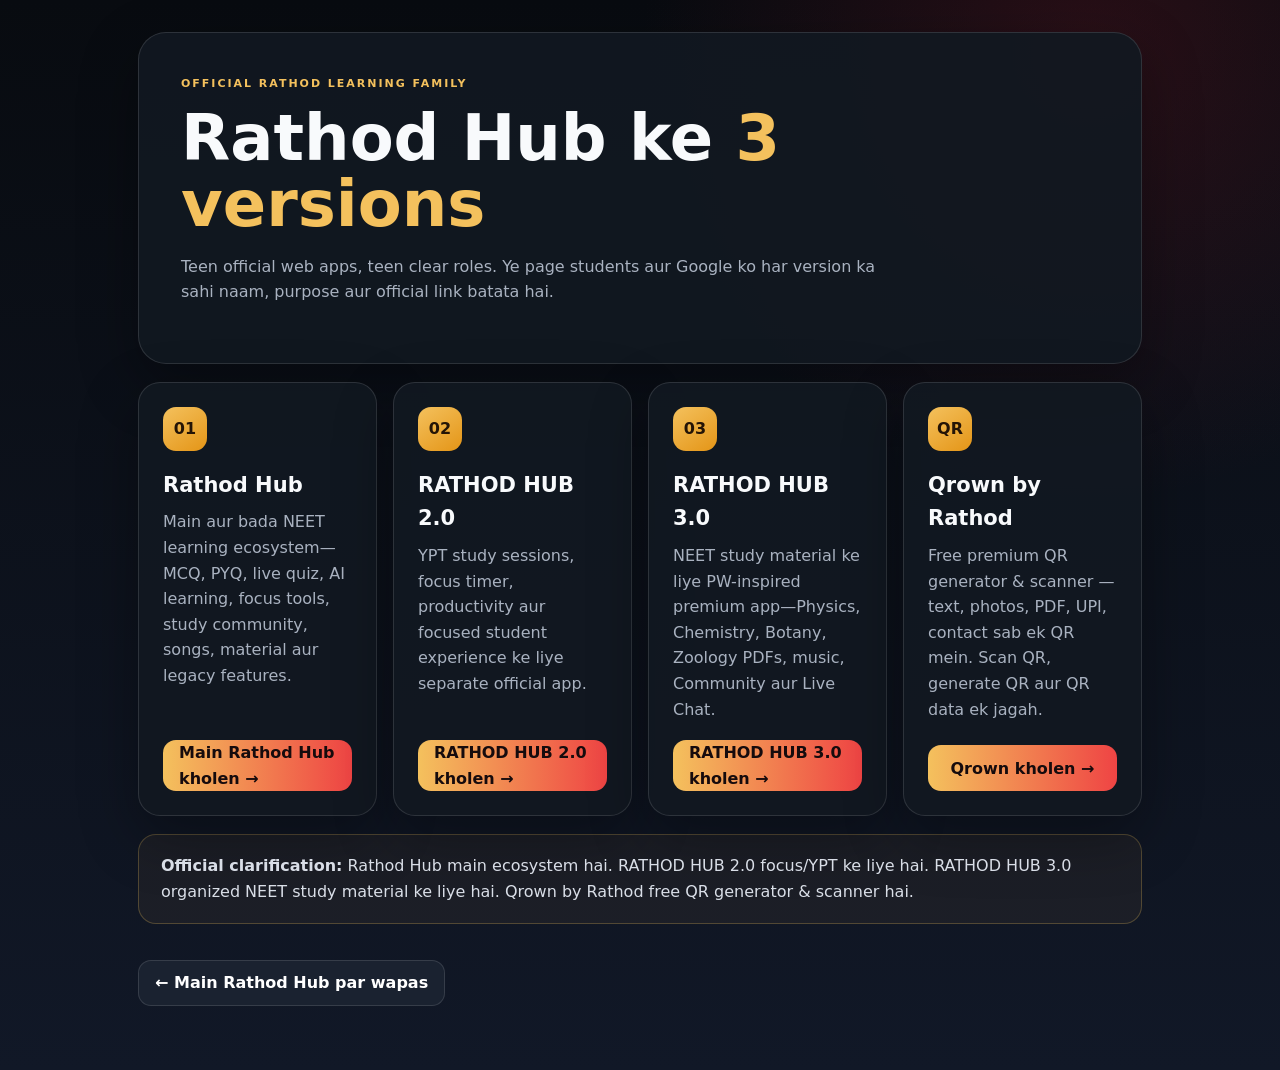
<file: rathod-hub-versions.html>
<!doctype html>
<html lang="hi-IN">
<head>
  <meta charset="utf-8">
  <meta name="viewport" content="width=device-width,initial-scale=1,viewport-fit=cover">
  <meta name="theme-color" content="#0b0f14">
  <meta name="robots" content="index,follow,max-image-preview:large">
  <link rel="canonical" href="https://teachnlogy7509-pixel.github.io/RATHOD-HUB/rathod-hub-versions.html">
  <title>Rathod Hub ke 3 Official Versions | Rathod Hub, 2.0 aur 3.0</title>
  <meta name="description" content="Rathod Hub ke teen official versions: Rathod Hub main NEET learning ecosystem, RATHOD HUB 2.0 YPT aur focus time app, aur RATHOD HUB 3.0 NEET study-material app.">
  <meta name="keywords" content="Rathod Hub, RATHOD HUB 2.0, RATHOD HUB 3.0, official Rathod Hub versions, YPT focus time, NEET study material by Rathod, Qrown by Rathod, Rathod Hub QR, QR by Rathod Hub, scan QR, generate QR">
  <meta property="og:title" content="Rathod Hub ke 3 Official Versions">
  <meta property="og:description" content="Main learning ecosystem, YPT focus app aur premium NEET study-material app—teenon official links ek jagah.">
  <meta property="og:type" content="website">
  <meta property="og:url" content="https://teachnlogy7509-pixel.github.io/RATHOD-HUB/rathod-hub-versions.html">
  <style>
    :root{--bg:#080b10;--panel:#121821;--line:rgba(255,255,255,.12);--text:#f8fafc;--muted:#a9b2c0;--gold:#f4c15d;--red:#ef4444}*{box-sizing:border-box}body{margin:0;min-height:100vh;background:radial-gradient(circle at 85% 5%,#6b172455 0,transparent 30%),linear-gradient(180deg,#080b10,#111827);color:var(--text);font:16px/1.6 Inter,system-ui,sans-serif}.wrap{max-width:1040px;margin:auto;padding:32px 18px 64px}.hero,.card{border:1px solid var(--line);background:rgba(18,24,33,.92);box-shadow:0 20px 60px #0005}.hero{padding:42px;border-radius:28px}.badge{color:var(--gold);font-size:11px;font-weight:900;letter-spacing:.18em}.hero h1{font-size:clamp(36px,7vw,64px);line-height:1.04;margin:12px 0}.hero p{max-width:720px;color:var(--muted)}.grid{display:grid;grid-template-columns:repeat(auto-fit,minmax(220px,1fr));gap:16px;margin-top:18px}.card{padding:24px;border-radius:22px;display:flex;flex-direction:column}.number{width:44px;height:44px;border-radius:13px;display:grid;place-items:center;background:linear-gradient(145deg,var(--gold),#e49517);color:#241406;font-weight:900}.card h2{margin:18px 0 7px;font-size:21px}.card p{color:var(--muted);margin:0 0 18px}.card a,.back{display:inline-flex;align-items:center;justify-content:center;min-height:46px;border-radius:13px;padding:0 16px;text-decoration:none;font-weight:900}.card a{margin-top:auto;background:linear-gradient(90deg,#f4c15d,#ef4444);color:#160b0d}.back{margin-top:20px;background:#1a2230;border:1px solid var(--line);color:#fff}.note{margin-top:18px;padding:18px 22px;border:1px solid rgba(244,193,93,.25);background:#f4c15d0d;border-radius:18px;color:#d9dee7}@media(max-width:760px){.wrap{padding:0 0 40px}.hero{border-radius:0;padding:34px 22px}.grid{grid-template-columns:1fr;padding:0 16px}.note,.back{margin-left:16px;margin-right:16px}.card{min-height:240px}}
  </style>
  <script type="application/ld+json">{"@context":"https://schema.org","@type":"ItemList","name":"Rathod Hub official app versions","description":"The three official Rathod Hub web applications and their distinct purposes.","itemListElement":[{"@type":"ListItem","position":1,"name":"Rathod Hub — Main NEET Learning Ecosystem","url":"https://teachnlogy7509-pixel.github.io/RATHOD-HUB/"},{"@type":"ListItem","position":2,"name":"RATHOD HUB 2.0 — YPT and Focus Time","url":"https://teachnlogy7509-pixel.github.io/RATHOD-HUB-2.0/"},{"@type":"ListItem","position":3,"name":"RATHOD HUB 3.0 — NEET Study Material","url":"https://teachnlogy7509-pixel.github.io/RATHOD-HUB-3.0/"},{"@type":"ListItem","position":4,"name":"Qrown by Rathod — Scan QR and Generate QR","url":"https://qrown.rathod-hub-ai.workers.dev/"}]}</script>
</head>
<body><main class="wrap">
  <section class="hero"><div class="badge">OFFICIAL RATHOD LEARNING FAMILY</div><h1>Rathod Hub ke <span style="color:var(--gold)">3 versions</span></h1><p>Teen official web apps, teen clear roles. Ye page students aur Google ko har version ka sahi naam, purpose aur official link batata hai.</p></section>
  <section class="grid">
    <article class="card"><span class="number">01</span><h2>Rathod Hub</h2><p>Main aur bada NEET learning ecosystem—MCQ, PYQ, live quiz, AI learning, focus tools, study community, songs, material aur legacy features.</p><a href="https://teachnlogy7509-pixel.github.io/RATHOD-HUB/">Main Rathod Hub kholen →</a></article>
    <article class="card"><span class="number">02</span><h2>RATHOD HUB 2.0</h2><p>YPT study sessions, focus timer, productivity aur focused student experience ke liye separate official app.</p><a href="https://teachnlogy7509-pixel.github.io/RATHOD-HUB-2.0/">RATHOD HUB 2.0 kholen →</a></article>
    <article class="card"><span class="number">03</span><h2>RATHOD HUB 3.0</h2><p>NEET study material ke liye PW-inspired premium app—Physics, Chemistry, Botany, Zoology PDFs, music, Community aur Live Chat.</p><a href="https://teachnlogy7509-pixel.github.io/RATHOD-HUB-3.0/">RATHOD HUB 3.0 kholen →</a></article>
    <article class="card"><span class="number">QR</span><h2>Qrown by Rathod</h2><p>Free premium QR generator &amp; scanner — text, photos, PDF, UPI, contact sab ek QR mein. Scan QR, generate QR aur QR data ek jagah.</p><a href="https://qrown.rathod-hub-ai.workers.dev/">Qrown kholen →</a></article>
  </section>
  <p class="note"><b>Official clarification:</b> Rathod Hub main ecosystem hai. RATHOD HUB 2.0 focus/YPT ke liye hai. RATHOD HUB 3.0 organized NEET study material ke liye hai. Qrown by Rathod free QR generator &amp; scanner hai.</p>
  <a class="back" href="./">← Main Rathod Hub par wapas</a>
</main></body></html>
</file>
<file: gyaan-setu/styles.css>
:root{--ink:#173630;--muted:#71817d;--paper:#fbfaf7;--surface:#fff;--line:#e6e9e5;--green:#2e8069;--green-soft:#e6f2ec;--orange:#d87943;--orange-soft:#fff0e5;--blue:#3d76a8;--shadow:0 16px 45px rgba(23,54,48,.08)}*{box-sizing:border-box}html{scroll-behavior:smooth}body{margin:0;background:var(--paper);color:var(--ink);font-family:Inter,ui-sans-serif,system-ui,-apple-system,BlinkMacSystemFont,"Segoe UI",sans-serif;font-size:15px;line-height:1.5}button,input{font:inherit}button,a{color:inherit}button{cursor:pointer}a{text-decoration:none}.app-shell{min-height:100vh;overflow:hidden}.section-wrap{width:min(1160px,calc(100% - 48px));margin-inline:auto}.topbar{height:82px;width:min(1250px,calc(100% - 48px));margin:auto;display:flex;align-items:center;justify-content:space-between;border-bottom:1px solid transparent}.brand{display:flex;align-items:center;gap:10px}.brand-mark{width:36px;height:36px;display:grid;place-items:center;border-radius:12px 12px 12px 4px;background:var(--ink);color:#f9d6a6;font-weight:800;letter-spacing:-1px}.brand-copy{display:flex;flex-direction:column;line-height:1}.brand-copy strong{font-size:17px;letter-spacing:-.8px}.brand-copy strong span{color:var(--orange)}.brand-copy small{font-size:8px;letter-spacing:1.4px;text-transform:uppercase;color:var(--muted);margin-top:4px}.desktop-nav{display:flex;align-items:center;gap:34px;margin-left:110px}.desktop-nav a{font-size:13px;color:var(--muted);padding:8px 0;position:relative}.desktop-nav a.active,.desktop-nav a:hover{color:var(--ink)}.desktop-nav a.active:after{content:"";height:2px;width:18px;background:var(--orange);position:absolute;bottom:0;left:0;border-radius:2px}.top-actions{display:flex;align-items:center;gap:12px}.icon-button,.avatar-button{border:0;background:transparent;width:38px;height:38px;border-radius:50%;display:grid;place-items:center}.icon-button{color:var(--muted);font-size:20px}.icon-button:hover{background:#f0f2ee}.avatar-button{background:#f4c28d;color:#714c2f;font-weight:700;font-size:12px}.hero{display:grid;grid-template-columns:1fr 1fr;gap:45px;padding-top:78px;padding-bottom:75px}.hero-copy{padding:26px 0}.eyebrow,.section-kicker{font-size:10px;letter-spacing:1.9px;font-weight:800;color:var(--orange)}.eyebrow{display:flex;align-items:center;gap:8px}.eyebrow-dot{width:7px;height:7px;border-radius:50%;background:var(--orange);box-shadow:0 0 0 5px var(--orange-soft)}h1,h2,h3,p{margin:0}h1{font-size:clamp(46px,6vw,78px);line-height:.98;letter-spacing:-5px;margin:22px 0 25px;font-weight:750}h1 em,h2 em,blockquote em{font-family:Georgia,serif;font-weight:400;color:var(--green)}.hero-copy>p{font-size:17px;line-height:1.7;color:var(--muted);max-width:490px}.hero-actions{display:flex;gap:13px;margin-top:32px}.button{display:inline-flex;align-items:center;justify-content:center;gap:15px;border:0;border-radius:8px;padding:13px 18px;font-size:13px;font-weight:750;min-height:46px;transition:transform .2s,box-shadow .2s,background .2s}.button:hover{transform:translateY(-2px)}.button span{font-size:18px;line-height:0}.button-primary{background:var(--ink);color:white;box-shadow:0 7px 16px rgba(23,54,48,.15)}.button-primary:hover{background:#28594e;box-shadow:0 10px 20px rgba(23,54,48,.22)}.button-quiet{background:transparent;color:var(--muted);padding-inline:10px}.button-quiet:hover{color:var(--ink)}.button-dark{background:var(--ink);color:white;padding:11px 15px;min-height:40px}.button-light{background:#fff;color:var(--ink);padding-inline:20px}.hero-visual{min-height:390px;position:relative;display:grid;place-items:center}.hero-visual:before{content:"";position:absolute;width:370px;height:370px;border-radius:50%;background:#f6eadc;right:30px;top:3px}.orb{position:absolute;border-radius:50%;z-index:1}.orb-one{width:58px;height:58px;right:34px;top:4px;background:#f4c38e}.orb-two{width:22px;height:22px;left:44px;bottom:44px;background:#bdd9cb}.lesson-card{width:265px;min-height:278px;background:var(--surface);border:1px solid rgba(255,255,255,.8);border-radius:16px;padding:23px;position:relative;z-index:2;box-shadow:var(--shadow);transform:rotate(-3deg)}.lesson-card-top,.lesson-footer{display:flex;align-items:center;gap:7px;font-size:9px;letter-spacing:1.2px;color:var(--muted)}.lesson-card-top b{margin-left:auto;font-size:10px;letter-spacing:0;color:var(--ink)}.live-dot{width:6px;height:6px;border-radius:50%;background:var(--orange)}.lesson-icon{width:70px;height:70px;border-radius:22px;background:var(--green-soft);color:var(--green);display:grid;place-items:center;font-size:46px;font-family:Georgia,serif;margin:29px 0 15px}.lesson-card h3{font-size:20px;letter-spacing:-.7px}.lesson-card p{font-size:12px;color:var(--muted);margin-top:4px}.lesson-progress,.progress-track{height:6px;background:#edf0ec;border-radius:10px;overflow:hidden}.lesson-progress{margin-top:27px}.lesson-progress span,.progress-track span{height:100%;display:block;background:var(--green);border-radius:10px}.lesson-progress span{width:32%}.lesson-footer{margin-top:10px;letter-spacing:0}.play{width:27px;height:27px;display:grid;place-items:center;margin-left:auto;border-radius:50%;background:var(--ink);color:white;font-size:9px;padding-left:2px}.float-note{position:absolute;z-index:3;background:white;border:1px solid var(--line);border-radius:10px;padding:10px 13px;box-shadow:0 8px 24px rgba(23,54,48,.1);display:grid;grid-template-columns:24px auto;column-gap:8px;line-height:1.1}.float-note span{grid-row:span 2;width:24px;height:24px;border-radius:7px;display:grid;place-items:center;background:var(--orange-soft);color:var(--orange);font-size:13px}.float-note b{font-size:11px}.float-note small{font-size:9px;color:var(--muted);margin-top:3px}.note-left{left:0;top:92px}.note-right{right:0;bottom:73px}.note-right span{background:var(--green-soft);color:var(--green)}.quick-stats{display:grid;grid-template-columns:repeat(3,1fr);gap:14px;padding-bottom:74px}.stat-card{background:white;border:1px solid var(--line);border-radius:12px;padding:17px 18px;display:flex;align-items:center;gap:12px}.stat-icon{width:36px;height:36px;border-radius:10px;display:grid;place-items:center;font-size:18px}.stat-icon.green{background:var(--green-soft);color:var(--green)}.stat-icon.orange{background:var(--orange-soft);color:var(--orange)}.stat-icon.blue{background:#e8f0f8;color:var(--blue)}.stat-card div{display:flex;flex-direction:column}.stat-card strong{font-size:15px;letter-spacing:-.3px}.stat-card small{font-size:11px;color:var(--muted);margin-top:2px}.stat-trend{margin-left:auto;color:var(--green);font-size:10px;font-weight:800;background:var(--green-soft);padding:4px 6px;border-radius:5px}.section-block{padding-bottom:90px}.section-heading{display:flex;align-items:flex-end;justify-content:space-between;gap:20px;margin-bottom:24px}.section-heading h2{font-size:29px;letter-spacing:-1.5px;line-height:1.15;margin-top:8px}.text-button{border:0;background:transparent;font-size:12px;font-weight:700;color:var(--muted);padding:7px 0}.text-button span{font-size:17px;margin-left:5px}.continue-card{display:grid;grid-template-columns:235px 1fr 175px;align-items:stretch;min-height:228px;background:#f0e9de;border-radius:16px;overflow:hidden}.continue-art{position:relative;background:#23584c;color:#d9eadc;padding:22px;overflow:hidden}.continue-art:before{content:"";position:absolute;width:170px;height:170px;right:-54px;bottom:-60px;border:1px solid rgba(255,255,255,.25);border-radius:50%;box-shadow:0 0 0 18px rgba(255,255,255,.05),0 0 0 37px rgba(255,255,255,.05)}.art-label{font-size:9px;letter-spacing:2px;color:#a7ceb7}.atom{font-size:77px;font-family:Georgia,serif;color:#f3c388;position:absolute;left:55px;top:54px;transform:rotate(18deg)}.art-scribble{position:absolute;bottom:20px;left:22px;font-family:Georgia,serif;font-size:18px;line-height:.9;color:#f7e5c2}.continue-info{padding:28px 31px;display:flex;flex-direction:column}.course-meta{display:flex;align-items:center;gap:10px;color:var(--muted);font-size:10px}.tag{font-size:9px;letter-spacing:1px;font-weight:800;padding:5px 7px;border-radius:4px}.tag-green{background:var(--green-soft);color:var(--green)}.continue-info h3{font-size:25px;letter-spacing:-1px;margin-top:14px}.continue-info p{font-size:12px;color:var(--muted);margin-top:5px}.progress-row{display:flex;align-items:center;gap:10px;margin-top:auto}.progress-row .progress-track{flex:1}.progress-row b{font-size:11px;color:var(--green)}.continue-info .button{align-self:flex-start;margin-top:15px}.continue-side{border-left:1px solid rgba(23,54,48,.1);padding:28px 22px;display:flex;flex-direction:column;justify-content:flex-end;gap:5px}.play-circle{width:38px;height:38px;border-radius:50%;background:var(--ink);color:white;display:grid;place-items:center;font-size:10px;padding-left:2px;margin-bottom:auto}.continue-side small{color:var(--muted);font-size:10px}.continue-side b{font-size:12px}.heading-tools{display:flex;gap:10px}.search-box{height:38px;width:210px;display:flex;align-items:center;gap:8px;border:1px solid var(--line);background:#fff;border-radius:7px;padding:0 11px;color:var(--muted)}.search-box input{border:0;outline:0;background:transparent;width:100%;font-size:12px;color:var(--ink)}.filter-row{display:flex;gap:9px;flex-wrap:wrap;margin-bottom:21px}.filter-chip{border:1px solid var(--line);background:white;border-radius:20px;padding:8px 13px;font-size:11px;color:var(--muted)}.filter-chip.active,.filter-chip:hover{background:var(--ink);border-color:var(--ink);color:white}.course-grid{display:grid;grid-template-columns:repeat(3,1fr);gap:16px}.course-card{background:white;border:1px solid var(--line);border-radius:12px;overflow:hidden;transition:transform .2s,box-shadow .2s}.course-card:hover{transform:translateY(-4px);box-shadow:var(--shadow)}.course-cover{height:144px;padding:17px;position:relative;overflow:hidden}.course-cover:after{content:"";position:absolute;width:140px;height:140px;border-radius:50%;border:1px solid rgba(255,255,255,.35);right:-25px;bottom:-56px;box-shadow:0 0 0 18px rgba(255,255,255,.08)}.cover-green{background:#286c5b;color:#d8f0df}.cover-orange{background:#c76e3d;color:#ffe3c3}.cover-blue{background:#396d93;color:#d7eaf5}.cover-purple{background:#655481;color:#e8dffc}.cover-badge{font-size:9px;letter-spacing:1.6px;font-weight:800;opacity:.85}.cover-title{font-family:Georgia,serif;font-size:27px;line-height:.95;position:absolute;bottom:17px;left:17px;max-width:180px}.cover-glyph{position:absolute;right:23px;top:38px;font-family:Georgia,serif;font-size:58px;opacity:.75}.course-content{padding:16px}.course-content .course-meta{justify-content:space-between}.course-content h3{font-size:17px;letter-spacing:-.5px;margin-top:12px}.course-content p{font-size:11px;color:var(--muted);margin-top:4px;min-height:34px}.course-bottom{display:flex;align-items:center;justify-content:space-between;border-top:1px solid var(--line);margin-top:14px;padding-top:13px}.course-bottom small{color:var(--muted);font-size:10px}.course-cta{border:0;background:var(--green-soft);color:var(--green);font-size:11px;font-weight:800;border-radius:6px;padding:7px 9px}.empty-state{grid-column:1/-1;border:1px dashed var(--line);border-radius:12px;padding:32px;text-align:center;color:var(--muted)}.practice-banner{background:var(--ink);color:white;border-radius:16px;padding:46px 52px;display:grid;grid-template-columns:1fr 230px auto;align-items:center;gap:30px;margin-bottom:95px;position:relative;overflow:hidden}.practice-banner:after{content:"";position:absolute;width:420px;height:420px;border:1px solid rgba(255,255,255,.08);border-radius:50%;right:165px;top:-160px}.practice-banner .section-kicker{color:#eab171}.practice-banner h2{font-size:32px;line-height:1.1;letter-spacing:-1.5px;margin:8px 0 13px}.practice-banner p{color:#b8c9c4;font-size:12px}.quiz-visual{display:flex;align-items:center;gap:18px;z-index:1}.quiz-score{display:flex;flex-direction:column}.quiz-score span,.quiz-score small{color:#a5bdb5;font-size:10px}.quiz-score strong{font-family:Georgia,serif;font-size:35px;font-weight:400;color:#f5d09c;line-height:1;margin:6px 0}.quiz-ring{border:2px solid #e5a867;width:74px;height:74px;border-radius:50%;display:grid;place-items:center;align-content:center;color:#f5d09c;font-family:Georgia,serif;font-size:25px;line-height:.85}.quiz-ring small{font-family:inherit;font-size:11px}.quote-section{text-align:center;padding-bottom:90px}.quote-mark{color:#f4c28c;font-family:Georgia,serif;font-size:65px;line-height:.7}.quote-section blockquote{font-family:Georgia,serif;font-size:31px;line-height:1.15;margin:18px 0 10px;letter-spacing:-.8px}.quote-section p{font-size:11px;color:var(--muted)}.footer{border-top:1px solid var(--line);padding:28px 0 40px;display:flex;align-items:center;gap:24px;color:var(--muted);font-size:11px}.footer-brand{margin-right:auto}.auth-dialog{border:0;border-radius:16px;width:min(410px,calc(100% - 36px));padding:32px;box-shadow:0 22px 80px rgba(15,40,34,.25);color:var(--ink)}.auth-dialog::backdrop{background:rgba(23,54,48,.35);backdrop-filter:blur(3px)}.dialog-close{position:absolute;right:16px;top:12px;border:0;background:transparent;font-size:24px;color:var(--muted)}.auth-mark{width:43px;height:43px;border-radius:14px 14px 14px 4px;background:var(--ink);color:#f9d6a6;display:grid;place-items:center;font-weight:800;margin-bottom:24px}.auth-dialog h2{font-size:26px;letter-spacing:-1px;margin:8px 0}.auth-dialog>p{font-size:12px;color:var(--muted);margin-bottom:24px}.auth-dialog form{display:grid;gap:14px}.auth-dialog label{font-size:11px;font-weight:700;display:grid;gap:6px}.auth-dialog input{width:100%;border:1px solid var(--line);border-radius:7px;padding:12px;outline:0}.auth-dialog input:focus{border-color:var(--green);box-shadow:0 0 0 3px var(--green-soft)}.full-width{width:100%;margin-top:5px}.switch-auth{border:0;background:transparent;color:var(--green);font-size:11px;font-weight:700;display:block;margin:17px auto 0}.auth-status{text-align:center;color:var(--green);font-size:11px!important;margin:14px 0 0!important;min-height:15px}.toast{position:fixed;right:20px;bottom:20px;background:var(--ink);color:#fff;border-radius:8px;padding:12px 15px;font-size:11px;box-shadow:var(--shadow);transform:translateY(90px);opacity:0;transition:.25s;z-index:20}.toast.show{transform:translateY(0);opacity:1}@media(max-width:850px){.desktop-nav{margin-left:0;gap:16px}.hero{grid-template-columns:1fr;gap:15px;padding-top:40px}.hero-copy{padding-bottom:0}.hero-visual{min-height:340px}.quick-stats{padding-bottom:55px}.continue-card{grid-template-columns:190px 1fr}.continue-side{display:none}.course-grid{grid-template-columns:repeat(2,1fr)}.practice-banner{grid-template-columns:1fr 1fr;padding:34px}.practice-banner .button{grid-column:1/-1;justify-self:start}}@media(max-width:590px){.section-wrap,.topbar{width:calc(100% - 32px)}.topbar{height:70px}.desktop-nav{display:none}.hero{padding-top:30px;padding-bottom:45px}h1{font-size:52px;letter-spacing:-3px}.hero-copy>p{font-size:15px}.hero-actions{flex-wrap:wrap}.hero-visual{transform:scale(.9);margin-inline:-20px}.quick-stats{grid-template-columns:1fr;gap:8px;padding-bottom:48px}.section-heading{align-items:flex-start;flex-direction:column;gap:12px}.section-heading h2{font-size:26px}.heading-tools,.search-box{width:100%}.continue-card{grid-template-columns:1fr}.continue-art{min-height:150px}.continue-info{padding:22px}.course-grid{grid-template-columns:1fr}.practice-banner{grid-template-columns:1fr;padding:30px 24px;gap:24px;margin-bottom:68px}.quiz-visual{justify-content:flex-start}.quote-section blockquote{font-size:25px}.footer{flex-wrap:wrap;gap:14px}.footer-brand{width:100%;margin-right:0}.footer p{order:3;width:100%}}
</file>
